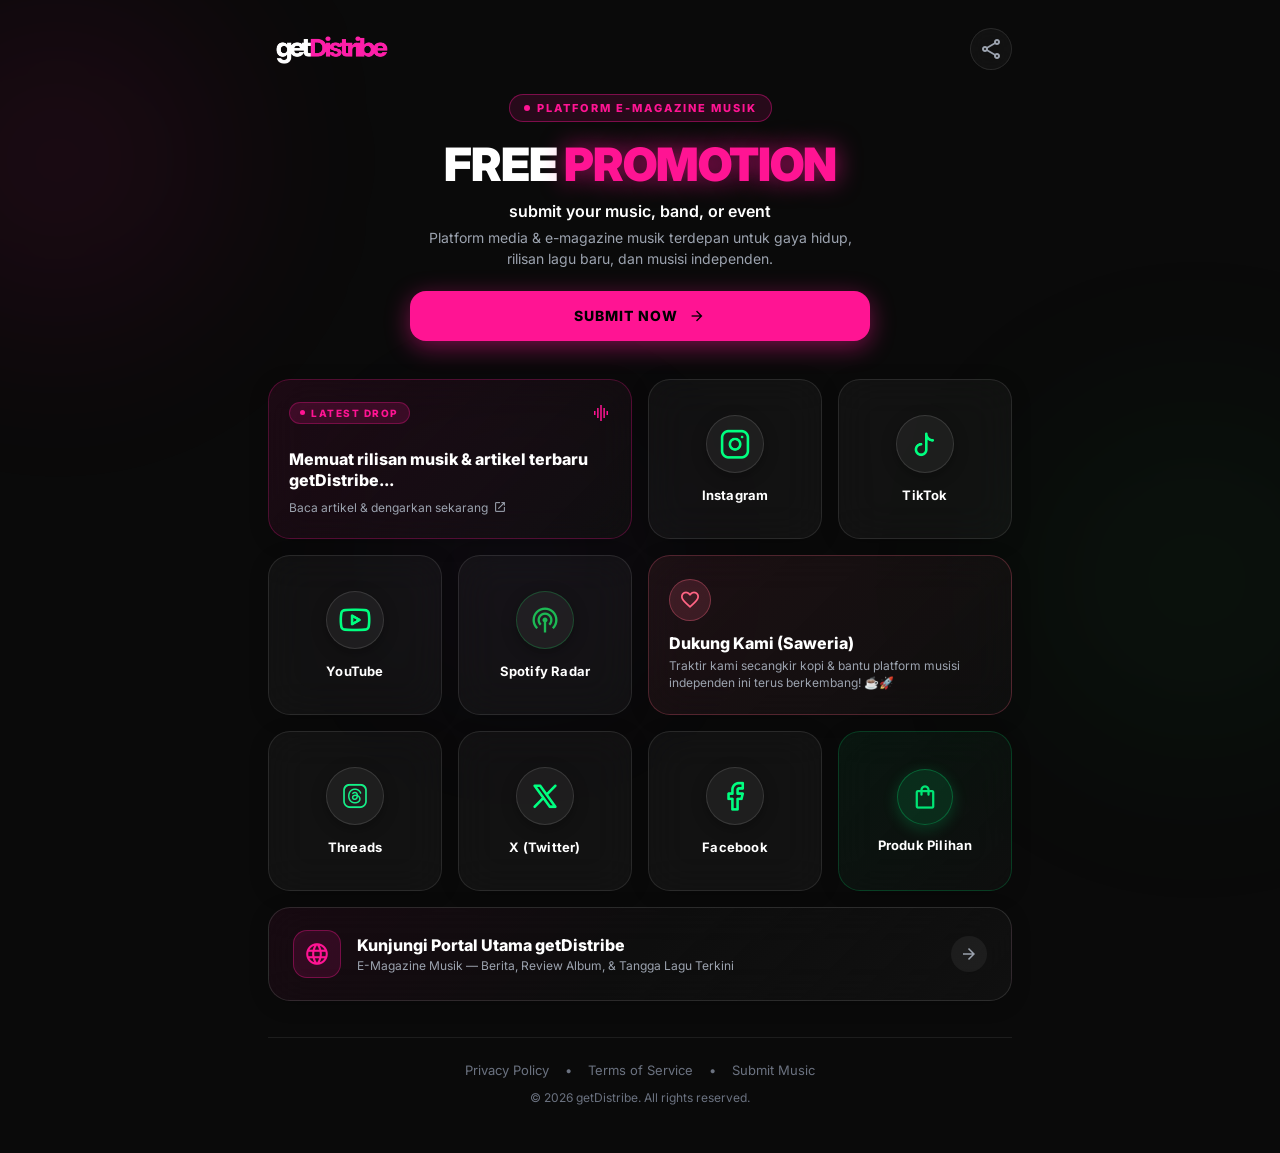
<file: index.html>
<!DOCTYPE html>
<html lang="id">
<head>
    <meta charset="utf-8">
    <meta name="viewport" content="width=device-width, initial-scale=1.0">
    <title>getDistribe | Official Link in Bio — Music &amp; E-Magazine</title>
    <meta name="description" content="Portal tautan resmi getDistribe — E-Magazine Musik terdepan. Submit rilisan lagu, ulasan album, interview artis, playlist Spotify, dan komunitas musik indie.">
    <meta name="theme-color" content="#0A0A0A">
    
    <!-- Open Graph / Social Media Meta -->
    <meta property="og:type" content="website">
    <meta property="og:url" content="https://link.getdistribe.com/">
    <meta property="og:title" content="getDistribe | Official Link in Bio">
    <meta property="og:description" content="Platform Media &amp; E-Magazine Musik Terdepan — Submit your music, band, or event.">
    <meta property="og:image" content="https://link.getdistribe.com/icon.jpg">

    <!-- Favicon -->
    <link rel="icon" href="icon.jpg" type="image/jpeg">

    <!-- Google Fonts & Material Symbols (Display Swap for Instant Render) -->
    <link rel="preconnect" href="https://fonts.googleapis.com">
    <link rel="preconnect" href="https://fonts.gstatic.com" crossorigin>
    <link href="https://fonts.googleapis.com/css2?family=Inter:wght@400;500;600;700;800;900&family=Playfair+Display:ital,wght@0,700;0,900;1,700&display=swap" rel="stylesheet">
    <link href="https://fonts.googleapis.com/css2?family=Material+Symbols+Outlined:wght,FILL@100..700,0..1&display=swap" rel="stylesheet">

    <!-- Zero-Dependency High-Performance CSS (Zero CDN overhead) -->
    <style>
        :root {
            --bg: #0A0A0A;
            --bg-card: rgba(255, 255, 255, 0.035);
            --bg-card-hover: rgba(255, 255, 255, 0.075);
            --border: rgba(255, 255, 255, 0.1);
            --border-hover: rgba(255, 20, 147, 0.45);
            --pink: #FF1493;
            --pink-light: #FF69B4;
            --pink-glow: rgba(255, 20, 147, 0.35);
            --pink-dim: rgba(255, 20, 147, 0.12);
            --green: #1DB954;
            --green-glow: rgba(29, 185, 84, 0.3);
            --saweria: #FF6584;
            --text-primary: #FFFFFF;
            --text-secondary: #9CA3AF;
            --text-muted: #6B7280;
            --radius-card: 22px;
            --radius-pill: 9999px;
            --transition: 0.3s cubic-bezier(0.25, 1, 0.5, 1);
        }

        * {
            margin: 0;
            padding: 0;
            box-sizing: border-box;
            -webkit-tap-highlight-color: transparent;
        }

        body {
            background-color: var(--bg);
            color: var(--text-primary);
            font-family: 'Inter', -apple-system, BlinkMacSystemFont, "Segoe UI", Roboto, sans-serif;
            min-height: 100vh;
            display: flex;
            flex-direction: column;
            align-items: center;
            position: relative;
            overflow-x: hidden;
            padding-bottom: 48px;
            -webkit-font-smoothing: antialiased;
        }

        /* Ambient Glowing Background Elements */
        .ambient-glow {
            position: fixed;
            inset: 0;
            pointer-events: none;
            z-index: 0;
            overflow: hidden;
        }
        .glow-blob {
            position: absolute;
            border-radius: 50%;
            filter: blur(95px);
            opacity: 0.65;
        }
        .glow-1 {
            top: -10%;
            left: -15%;
            width: 55vw;
            height: 55vw;
            max-width: 500px;
            max-height: 500px;
            background: radial-gradient(circle, rgba(255, 20, 147, 0.18) 0%, transparent 70%);
        }
        .glow-2 {
            bottom: 5%;
            right: -15%;
            width: 60vw;
            height: 60vw;
            max-width: 550px;
            max-height: 550px;
            background: radial-gradient(circle, rgba(29, 185, 84, 0.12) 0%, transparent 70%);
        }
        .glow-3 {
            top: 40%;
            left: 25%;
            width: 45vw;
            height: 45vw;
            max-width: 400px;
            max-height: 400px;
            background: radial-gradient(circle, rgba(168, 85, 247, 0.1) 0%, transparent 70%);
        }

        /* Container Layout */
        .app-container {
            width: 100%;
            max-width: 780px;
            padding: 0 18px;
            position: relative;
            z-index: 10;
            display: flex;
            flex-direction: column;
            align-items: center;
        }

        /* Top Bar */
        .top-bar {
            width: 100%;
            display: flex;
            align-items: center;
            justify-content: space-between;
            padding-top: 28px;
            margin-bottom: 24px;
        }
        .brand-logo-link {
            display: inline-flex;
            align-items: center;
            text-decoration: none;
            transition: transform var(--transition);
        }
        .brand-logo-link:hover {
            transform: scale(1.03);
        }
        .brand-logo-img {
            height: 38px;
            width: auto;
            object-fit: contain;
        }
        .share-btn {
            background: var(--bg-card);
            border: 1px solid var(--border);
            color: var(--text-secondary);
            width: 42px;
            height: 42px;
            border-radius: var(--radius-pill);
            display: flex;
            align-items: center;
            justify-content: center;
            cursor: pointer;
            backdrop-filter: blur(12px);
            -webkit-backdrop-filter: blur(12px);
            transition: all var(--transition);
        }
        .share-btn:hover {
            background: var(--pink-dim);
            border-color: var(--pink);
            color: var(--pink);
            transform: scale(1.08);
            box-shadow: 0 0 15px var(--pink-glow);
        }

        /* Hero Banner */
        .hero-banner {
            width: 100%;
            display: flex;
            flex-direction: column;
            align-items: center;
            text-align: center;
            margin-bottom: 28px;
        }
        .badge-pill {
            display: inline-flex;
            align-items: center;
            gap: 7px;
            background: var(--pink-dim);
            border: 1px solid rgba(255, 20, 147, 0.4);
            color: var(--pink);
            font-size: 11px;
            font-weight: 800;
            letter-spacing: 2px;
            text-transform: uppercase;
            padding: 6px 14px;
            border-radius: var(--radius-pill);
            margin-bottom: 16px;
        }
        .badge-dot {
            width: 6px;
            height: 6px;
            background: var(--pink);
            border-radius: 50%;
            animation: pulse-dot 1.6s infinite;
        }
        @keyframes pulse-dot {
            0%, 100% { opacity: 1; transform: scale(1); }
            50% { opacity: 0.3; transform: scale(0.7); }
        }

        .hero-title {
            font-family: 'Inter', sans-serif;
            font-size: 38px;
            font-weight: 900;
            line-height: 1.15;
            letter-spacing: -1px;
            margin-bottom: 10px;
        }
        @media (min-width: 640px) {
            .hero-title { font-size: 46px; }
        }
        .text-white { color: #FFFFFF; }
        .text-pink {
            color: var(--pink);
            text-shadow: 0 0 25px rgba(255, 20, 147, 0.65);
        }

        .hero-sub {
            color: #FFFFFF;
            font-size: 16px;
            font-weight: 600;
            margin-bottom: 6px;
        }
        .hero-desc {
            color: var(--text-secondary);
            font-size: 14px;
            max-width: 440px;
            line-height: 1.5;
            margin-bottom: 22px;
        }

        /* Primary Hero CTA Button */
        .hero-cta-btn {
            width: 100%;
            max-width: 460px;
            background: var(--pink);
            color: #000000;
            font-family: 'Inter', sans-serif;
            font-size: 14px;
            font-weight: 800;
            letter-spacing: 1px;
            text-transform: uppercase;
            text-decoration: none;
            padding: 16px 28px;
            border-radius: 16px;
            display: inline-flex;
            align-items: center;
            justify-content: center;
            gap: 10px;
            transition: all var(--transition);
            box-shadow: 0 6px 25px rgba(255, 20, 147, 0.45);
        }
        .hero-cta-btn:hover {
            background: var(--pink-light);
            transform: translateY(-2px) scale(1.01);
            box-shadow: 0 10px 32px rgba(255, 20, 147, 0.65);
            color: #000000;
        }
        .hero-cta-btn i, .hero-cta-btn .material-symbols-outlined {
            font-size: 18px;
            transition: transform 0.2s ease;
        }
        .hero-cta-btn:hover .material-symbols-outlined {
            transform: translateX(4px);
        }

        /* =============================================
           Bento Box Grid Layout
           ============================================= */
        .bento-grid {
            width: 100%;
            display: grid;
            grid-template-columns: repeat(2, 1fr);
            gap: 14px;
            margin-top: 10px;
        }
        @media (min-width: 768px) {
            .bento-grid {
                grid-template-columns: repeat(4, 1fr);
                gap: 16px;
            }
        }

        .col-span-1 { grid-column: span 1; }
        .col-span-2 { grid-column: span 2; }
        @media (min-width: 768px) {
            .md-col-span-2 { grid-column: span 2; }
            .md-col-span-4 { grid-column: span 4; }
        }

        /* Glass Card Base */
        .glass-card {
            background: var(--bg-card);
            border: 1px solid var(--border);
            backdrop-filter: blur(20px);
            -webkit-backdrop-filter: blur(20px);
            border-radius: var(--radius-card);
            text-decoration: none;
            color: var(--text-primary);
            position: relative;
            overflow: hidden;
            display: flex;
            flex-direction: column;
            transition: all var(--transition);
            box-shadow: 0 4px 20px rgba(0, 0, 0, 0.2);
        }
        .glass-card:hover {
            background: var(--bg-card-hover);
            border-color: var(--border-hover);
            transform: translateY(-3px);
            box-shadow: 0 12px 30px rgba(0, 0, 0, 0.4), 0 0 20px rgba(255, 20, 147, 0.2);
        }

        /* Card Content Inner Padding */
        .card-p-lg { padding: 22px 20px; }
        .card-p-md { padding: 18px 16px; }

        /* Social Card Styling (Span 1) */
        .social-card {
            height: 160px;
            align-items: center;
            justify-content: center;
            gap: 14px;
            text-align: center;
        }
        .social-icon-wrapper {
            width: 58px;
            height: 58px;
            border-radius: 50%;
            background: rgba(255, 255, 255, 0.05);
            border: 1px solid rgba(255, 255, 255, 0.12);
            display: flex;
            align-items: center;
            justify-content: center;
            transition: all var(--transition);
            box-shadow: 0 4px 15px rgba(0, 0, 0, 0.3);
            position: relative;
            z-index: 2;
        }
        .social-card:hover .social-icon-wrapper {
            transform: scale(1.12);
            background: rgba(255, 255, 255, 0.1);
            border-color: rgba(255, 20, 147, 0.4);
            box-shadow: 0 0 18px rgba(255, 20, 147, 0.35);
        }
        .social-icon-img {
            width: 32px;
            height: 32px;
            object-fit: contain;
        }
        .social-label {
            font-size: 13px;
            font-weight: 700;
            color: var(--text-primary);
            position: relative;
            z-index: 2;
            letter-spacing: 0.2px;
        }

        /* Dynamic Latest Drop Card (Span 2) */
        .latest-drop-card {
            min-height: 160px;
            justify-content: space-between;
            background: linear-gradient(135deg, rgba(255, 20, 147, 0.08) 0%, rgba(18, 18, 18, 0.6) 100%);
            border-color: rgba(255, 20, 147, 0.25);
        }
        .latest-drop-card:hover {
            border-color: var(--pink);
            box-shadow: 0 12px 32px rgba(0, 0, 0, 0.5), 0 0 25px rgba(255, 20, 147, 0.35);
        }
        .card-bg-cover {
            position: absolute;
            inset: 0;
            background-size: cover;
            background-position: center;
            opacity: 0;
            transition: opacity 0.6s ease;
            z-index: 1;
            filter: blur(10px) brightness(0.6);
            transform: scale(1.1);
        }
        .card-top-meta {
            display: flex;
            align-items: center;
            justify-content: space-between;
            position: relative;
            z-index: 2;
        }
        .badge-live-pulse {
            display: inline-flex;
            align-items: center;
            gap: 6px;
            font-size: 10px;
            font-weight: 800;
            letter-spacing: 1.5px;
            text-transform: uppercase;
            color: var(--pink);
            background: rgba(255, 20, 147, 0.15);
            border: 1px solid rgba(255, 20, 147, 0.3);
            padding: 4px 10px;
            border-radius: var(--radius-pill);
        }
        .badge-live-pulse .dot {
            width: 5px;
            height: 5px;
            background: var(--pink);
            border-radius: 50%;
            animation: pulse-dot 1.2s infinite;
        }
        .card-body-meta {
            position: relative;
            z-index: 2;
            margin-top: 14px;
        }
        .latest-title {
            font-size: 16px;
            font-weight: 800;
            line-height: 1.35;
            color: #FFFFFF;
            display: -webkit-box;
            -webkit-line-clamp: 2;
            -webkit-box-orient: vertical;
            overflow: hidden;
            margin-bottom: 4px;
            transition: color 0.2s ease;
        }
        .latest-drop-card:hover .latest-title {
            color: var(--pink-light);
        }
        .latest-subtitle {
            font-size: 12px;
            color: var(--text-secondary);
            display: inline-flex;
            align-items: center;
            gap: 5px;
        }

        /* Saweria Support Card (Span 2) */
        .saweria-card {
            min-height: 160px;
            justify-content: center;
            background: linear-gradient(135deg, rgba(255, 101, 132, 0.08) 0%, rgba(18, 18, 18, 0.6) 100%);
            border-color: rgba(255, 101, 132, 0.25);
        }
        .saweria-card:hover {
            border-color: var(--saweria);
            box-shadow: 0 12px 30px rgba(0, 0, 0, 0.4), 0 0 20px rgba(255, 101, 132, 0.35);
        }
        .saweria-icon-box {
            width: 42px;
            height: 42px;
            border-radius: 50%;
            background: rgba(255, 101, 132, 0.15);
            border: 1px solid rgba(255, 101, 132, 0.35);
            color: var(--saweria);
            display: flex;
            align-items: center;
            justify-content: center;
            margin-bottom: 12px;
        }
        .saweria-title {
            font-size: 16px;
            font-weight: 800;
            color: #FFFFFF;
            margin-bottom: 4px;
        }
        .saweria-desc {
            font-size: 12px;
            color: var(--text-secondary);
            line-height: 1.45;
        }

        /* Affiliate Card (Span 1 or 2) */
        .affiliate-card {
            min-height: 160px;
            justify-content: center;
            align-items: center;
            text-align: center;
            background: linear-gradient(135deg, rgba(0, 229, 117, 0.06) 0%, rgba(18, 18, 18, 0.6) 100%);
            border-color: rgba(0, 229, 117, 0.2);
            gap: 12px;
        }
        .affiliate-card:hover {
            border-color: #00E575;
            box-shadow: 0 12px 30px rgba(0, 0, 0, 0.4), 0 0 20px rgba(0, 229, 117, 0.3);
        }
        .affiliate-icon-box {
            width: 56px;
            height: 56px;
            border-radius: 50%;
            background: rgba(0, 229, 117, 0.12);
            border: 1px solid rgba(0, 229, 117, 0.3);
            color: #00E575;
            display: flex;
            align-items: center;
            justify-content: center;
            box-shadow: 0 4px 15px rgba(0, 229, 117, 0.2);
            transition: transform var(--transition);
        }
        .affiliate-card:hover .affiliate-icon-box {
            transform: scale(1.12);
        }

        /* Website Big Portal Card (Full Width Span) */
        .website-portal-card {
            grid-column: 1 / -1;
            padding: 22px 24px;
            background: linear-gradient(135deg, rgba(255, 20, 147, 0.06) 0%, rgba(255, 255, 255, 0.02) 50%, rgba(18, 18, 18, 0.8) 100%);
            border-color: rgba(255, 255, 255, 0.12);
            flex-direction: row;
            align-items: center;
            justify-content: space-between;
            gap: 18px;
        }
        .website-portal-card:hover {
            border-color: var(--pink);
            box-shadow: 0 12px 35px rgba(0, 0, 0, 0.5), 0 0 25px rgba(255, 20, 147, 0.25);
        }
        .web-card-left {
            display: flex;
            align-items: center;
            gap: 16px;
        }
        .web-icon-box {
            width: 48px;
            height: 48px;
            border-radius: 14px;
            background: var(--pink-dim);
            border: 1px solid rgba(255, 20, 147, 0.35);
            color: var(--pink);
            display: flex;
            align-items: center;
            justify-content: center;
            flex-shrink: 0;
        }
        .web-card-text h3 {
            font-size: 16px;
            font-weight: 800;
            color: #FFFFFF;
            margin-bottom: 3px;
        }
        .web-card-text p {
            font-size: 12px;
            color: var(--text-secondary);
        }
        .web-card-arrow {
            width: 36px;
            height: 36px;
            border-radius: 50%;
            background: rgba(255, 255, 255, 0.06);
            display: flex;
            align-items: center;
            justify-content: center;
            color: var(--text-secondary);
            flex-shrink: 0;
            transition: all 0.2s ease;
        }
        .website-portal-card:hover .web-card-arrow {
            background: var(--pink);
            color: #000000;
            transform: translateX(4px);
        }

        /* Footer */
        .app-footer {
            width: 100%;
            margin-top: 36px;
            padding-top: 24px;
            border-top: 1px solid rgba(255, 255, 255, 0.08);
            display: flex;
            flex-direction: column;
            align-items: center;
            gap: 12px;
            text-align: center;
        }
        .footer-links {
            display: flex;
            gap: 16px;
            font-size: 13px;
        }
        .footer-links a {
            color: var(--text-muted);
            text-decoration: none;
            transition: color 0.2s ease;
        }
        .footer-links a:hover {
            color: var(--pink);
        }
        .footer-copy {
            font-size: 12px;
            color: var(--text-muted);
        }

        /* Toast Notification */
        .toast {
            position: fixed;
            bottom: 24px;
            left: 50%;
            transform: translateX(-50%) translateY(40px);
            background: rgba(18, 18, 18, 0.95);
            color: #FFFFFF;
            border: 1px solid var(--pink);
            box-shadow: 0 8px 30px rgba(0, 0, 0, 0.6), 0 0 15px var(--pink-glow);
            padding: 10px 22px;
            border-radius: var(--radius-pill);
            font-size: 13px;
            font-weight: 600;
            z-index: 1000;
            opacity: 0;
            pointer-events: none;
            transition: all 0.35s cubic-bezier(0.25, 1, 0.5, 1);
            backdrop-filter: blur(12px);
            -webkit-backdrop-filter: blur(12px);
        }
        .toast.show {
            transform: translateX(-50%) translateY(0);
            opacity: 1;
        }
    </style>
</head>
<body>
    <!-- Ambient Depth Background -->
    <div class="ambient-glow">
        <div class="glow-blob glow-1"></div>
        <div class="glow-blob glow-2"></div>
        <div class="glow-blob glow-3"></div>
    </div>

    <!-- App Container -->
    <div class="app-container">
        
        <!-- Top App Bar -->
        <header class="top-bar">
            <a href="https://www.getdistribe.com" class="brand-logo-link" title="getDistribe Home">
                <img src="logo.png" alt="getDistribe Logo" class="brand-logo-img">
            </a>
            <button class="share-btn" onclick="handleShare()" aria-label="Share Link in Bio" title="Bagikan Tautan">
                <span class="material-symbols-outlined">share</span>
            </button>
        </header>

        <!-- Hero Section -->
        <section class="hero-banner">
            <div class="badge-pill">
                <span class="badge-dot"></span>
                <span>PLATFORM E-MAGAZINE MUSIK</span>
            </div>
            <h1 class="hero-title">
                <span class="text-white">FREE</span> <span class="text-pink">PROMOTION</span>
            </h1>
            <p class="hero-sub">submit your music, band, or event</p>
            <p class="hero-desc">Platform media &amp; e-magazine musik terdepan untuk gaya hidup, rilisan lagu baru, dan musisi independen.</p>
            <a href="https://www.getdistribe.com/p/submit-your-music.html" target="_blank" rel="noopener" class="hero-cta-btn">
                <span>Submit Now</span>
                <span class="material-symbols-outlined">arrow_forward</span>
            </a>
        </section>

        <!-- Bento Box Grid Layout -->
        <main class="bento-grid">
            
            <!-- Card 1: Dynamic Latest Drop (Span 2) -->
            <a href="https://www.getdistribe.com" id="latest-drop-card" target="_blank" rel="noopener" class="col-span-2 glass-card card-p-lg latest-drop-card" title="Baca Rilisan &amp; Artikel Musik Terbaru">
                <div class="card-bg-cover" id="latest-drop-bg"></div>
                <div class="card-top-meta">
                    <div class="badge-live-pulse" id="latest-drop-cat">
                        <span class="dot"></span>
                        <span>LATEST DROP</span>
                    </div>
                    <span class="material-symbols-outlined" style="color: var(--pink); font-size: 20px;">graphic_eq</span>
                </div>
                <div class="card-body-meta">
                    <h2 class="latest-title" id="latest-drop-title">Memuat rilisan musik &amp; artikel terbaru getDistribe...</h2>
                    <span class="latest-subtitle">Baca artikel &amp; dengarkan sekarang <span class="material-symbols-outlined" style="font-size: 14px;">open_in_new</span></span>
                </div>
            </a>

            <!-- Card 2: Instagram (Span 1) -->
            <a href="https://www.instagram.com/getdistribe/" target="_blank" rel="noopener" class="col-span-1 glass-card social-card" title="Instagram @getdistribe">
                <div class="social-icon-wrapper">
                    <img src="instagram.png" alt="Instagram" class="social-icon-img">
                </div>
                <span class="social-label">Instagram</span>
            </a>

            <!-- Card 3: TikTok (Span 1) -->
            <a href="https://www.tiktok.com/@getdistribe_" target="_blank" rel="noopener" class="col-span-1 glass-card social-card" title="TikTok @getdistribe_">
                <div class="social-icon-wrapper">
                    <img src="tiktok.png" alt="TikTok" class="social-icon-img">
                </div>
                <span class="social-label">TikTok</span>
            </a>

            <!-- Card 4: YouTube (Span 1) -->
            <a href="https://www.youtube.com/@getdistribe_music" target="_blank" rel="noopener" class="col-span-1 glass-card social-card" title="YouTube @getdistribe_music">
                <div class="social-icon-wrapper">
                    <img src="youtube.png" alt="YouTube" class="social-icon-img">
                </div>
                <span class="social-label">YouTube</span>
            </a>

            <!-- Card 5: Spotify Radar / Music (Span 1) -->
            <a href="radar.html" class="col-span-1 glass-card social-card" title="Dengarkan Spotify Playlist &amp; Music Radar getDistribe">
                <div class="social-icon-wrapper" style="border-color: rgba(29, 185, 84, 0.3);">
                    <span class="material-symbols-outlined" style="color: var(--green); font-size: 30px;">podcasts</span>
                </div>
                <span class="social-label">Spotify Radar</span>
            </a>

            <!-- Card 6: Saweria Support (Span 2) -->
            <a href="https://saweria.co/getdistribe" target="_blank" rel="noopener" class="col-span-2 glass-card card-p-lg saweria-card" title="Dukung getDistribe di Saweria">
                <div class="saweria-icon-box">
                    <span class="material-symbols-outlined" style="font-size: 22px;">favorite</span>
                </div>
                <h3 class="saweria-title">Dukung Kami (Saweria)</h3>
                <p class="saweria-desc">Traktir kami secangkir kopi &amp; bantu platform musisi independen ini terus berkembang! ☕🚀</p>
            </a>

            <!-- Card 7: Threads (Span 1) -->
            <a href="https://www.threads.net/@getdistribe" target="_blank" rel="noopener" class="col-span-1 glass-card social-card" title="Threads @getdistribe">
                <div class="social-icon-wrapper">
                    <img src="threads.png" alt="Threads" class="social-icon-img">
                </div>
                <span class="social-label">Threads</span>
            </a>

            <!-- Card 8: X / Twitter (Span 1) -->
            <a href="https://x.com/getdistribe" target="_blank" rel="noopener" class="col-span-1 glass-card social-card" title="X Twitter @getdistribe">
                <div class="social-icon-wrapper">
                    <img src="x.png" alt="X Twitter" class="social-icon-img">
                </div>
                <span class="social-label">X (Twitter)</span>
            </a>

            <!-- Card 9: Facebook (Span 1) -->
            <a href="https://web.facebook.com/profile.php?id=61570673833773" target="_blank" rel="noopener" class="col-span-1 glass-card social-card" title="Facebook getDistribe">
                <div class="social-icon-wrapper">
                    <img src="facebook.png" alt="Facebook" class="social-icon-img">
                </div>
                <span class="social-label">Facebook</span>
            </a>

            <!-- Card 10: Affiliate / Rekomendasi (Span 1) -->
            <a href="affiliate.html" class="col-span-1 glass-card affiliate-card" title="Produk Rekomendasi">
                <div class="affiliate-icon-box">
                    <span class="material-symbols-outlined" style="font-size: 28px;">shopping_bag</span>
                </div>
                <span class="social-label">Produk Pilihan</span>
            </a>

            <!-- Card 11: Main Website Portal (Full Span) -->
            <a href="https://www.getdistribe.com" target="_blank" rel="noopener" class="glass-card website-portal-card" title="Kunjungi Website Portal getDistribe.com">
                <div class="web-card-left">
                    <div class="web-icon-box">
                        <span class="material-symbols-outlined" style="font-size: 26px;">language</span>
                    </div>
                    <div class="web-card-text">
                        <h3>Kunjungi Portal Utama getDistribe</h3>
                        <p>E-Magazine Musik — Berita, Review Album, &amp; Tangga Lagu Terkini</p>
                    </div>
                </div>
                <div class="web-card-arrow">
                    <span class="material-symbols-outlined" style="font-size: 20px;">arrow_forward</span>
                </div>
            </a>

        </main>

        <!-- Footer -->
        <footer class="app-footer">
            <div class="footer-links">
                <a href="https://www.getdistribe.com/p/privacy-policy.html" target="_blank" rel="noopener">Privacy Policy</a>
                <span style="color: var(--text-muted);">&#8226;</span>
                <a href="https://www.getdistribe.com/p/terms-of-service.html" target="_blank" rel="noopener">Terms of Service</a>
                <span style="color: var(--text-muted);">&#8226;</span>
                <a href="https://www.getdistribe.com/p/submit-your-music.html" target="_blank" rel="noopener">Submit Music</a>
            </div>
            <p class="footer-copy">&copy; 2026 getDistribe. All rights reserved.</p>
        </footer>

    </div>

    <!-- Toast Notification -->
    <div id="toast" class="toast">Tautan berhasil disalin! 📋</div>

    <!-- Live Dynamic Data & Share Scripts -->
    <script>
        // ─── Share Button Handler ───
        function handleShare() {
            if (navigator.share) {
                navigator.share({
                    title: 'getDistribe | Official Link in Bio',
                    text: 'Platform Media & E-Magazine Musik Terdepan — Submit your music, band, or event',
                    url: window.location.href
                }).catch(function() {});
            } else {
                if (navigator.clipboard && navigator.clipboard.writeText) {
                    navigator.clipboard.writeText(window.location.href).then(function() {
                        showToast('Tautan berhasil disalin! 📋');
                    }).catch(function() {
                        showToast('Salin tautan: ' + window.location.href);
                    });
                } else {
                    showToast('Bagikan: ' + window.location.href);
                }
            }
        }

        function showToast(msg) {
            var t = document.getElementById('toast');
            if (!t) return;
            t.textContent = msg;
            t.classList.add('show');
            setTimeout(function() {
                t.classList.remove('show');
            }, 2500);
        }

        // ─── Live Dynamic Latest Drop from getDistribe Blogger Feed ───
        function updateLatestDrop(json) {
            try {
                var entry = json && json.feed && json.feed.entry && json.feed.entry[0];
                if (!entry) return;

                var title = entry.title ? entry.title.$t : 'Artikel Musik Terbaru';
                var postUrl = 'https://www.getdistribe.com';
                if (entry.link) {
                    for (var i = 0; i < entry.link.length; i++) {
                        if (entry.link[i].rel === 'alternate') {
                            postUrl = entry.link[i].href;
                            break;
                        }
                    }
                }

                var category = 'LATEST DROP';
                if (entry.category && entry.category.length > 0) {
                    category = entry.category[0].term || 'LATEST DROP';
                }

                // Extract high-resolution photo from post content
                var thumb = '';
                var html = (entry.content && entry.content.$t) ? entry.content.$t : ((entry.summary && entry.summary.$t) ? entry.summary.$t : '');
                if (html) {
                    var m = html.match(/<img[^>]+src=["']([^"']+)["']/i);
                    if (m && m[1] && m[1].indexOf('youtube.com') === -1 && m[1].indexOf('ytimg.com') === -1) {
                        thumb = m[1].replace(/\/s[0-9]+(-c)?\//, '/s800/').replace(/\/w[0-9]+-h[0-9]+[^\/]*\//, '/s800/');
                    }
                }
                if (!thumb && entry.media$thumbnail && entry.media$thumbnail.url) {
                    thumb = entry.media$thumbnail.url.replace(/\/s[0-9]+(-c)?\//, '/s800/');
                }

                var card = document.getElementById('latest-drop-card');
                var titleEl = document.getElementById('latest-drop-title');
                var catEl = document.getElementById('latest-drop-cat');
                var bgEl = document.getElementById('latest-drop-bg');

                if (card && postUrl) card.href = postUrl;
                if (titleEl && title) titleEl.textContent = title;
                if (catEl && category) catEl.innerHTML = '<span class="dot"></span>' + category.toUpperCase();
                if (bgEl && thumb) {
                    bgEl.style.backgroundImage = 'url(' + thumb + ')';
                    bgEl.style.opacity = '0.25';
                }
            } catch (e) {
                console.error('Latest drop error:', e);
            }
        }

        // Fetch the 1 latest post via JSONP callback
        (function() {
            var s = document.createElement('script');
            s.src = 'https://www.getdistribe.com/feeds/posts/default?max-results=1&alt=json-in-script&callback=updateLatestDrop';
            s.async = true;
            document.body.appendChild(s);
        })();
    </script>
</body>
</html>
</file>
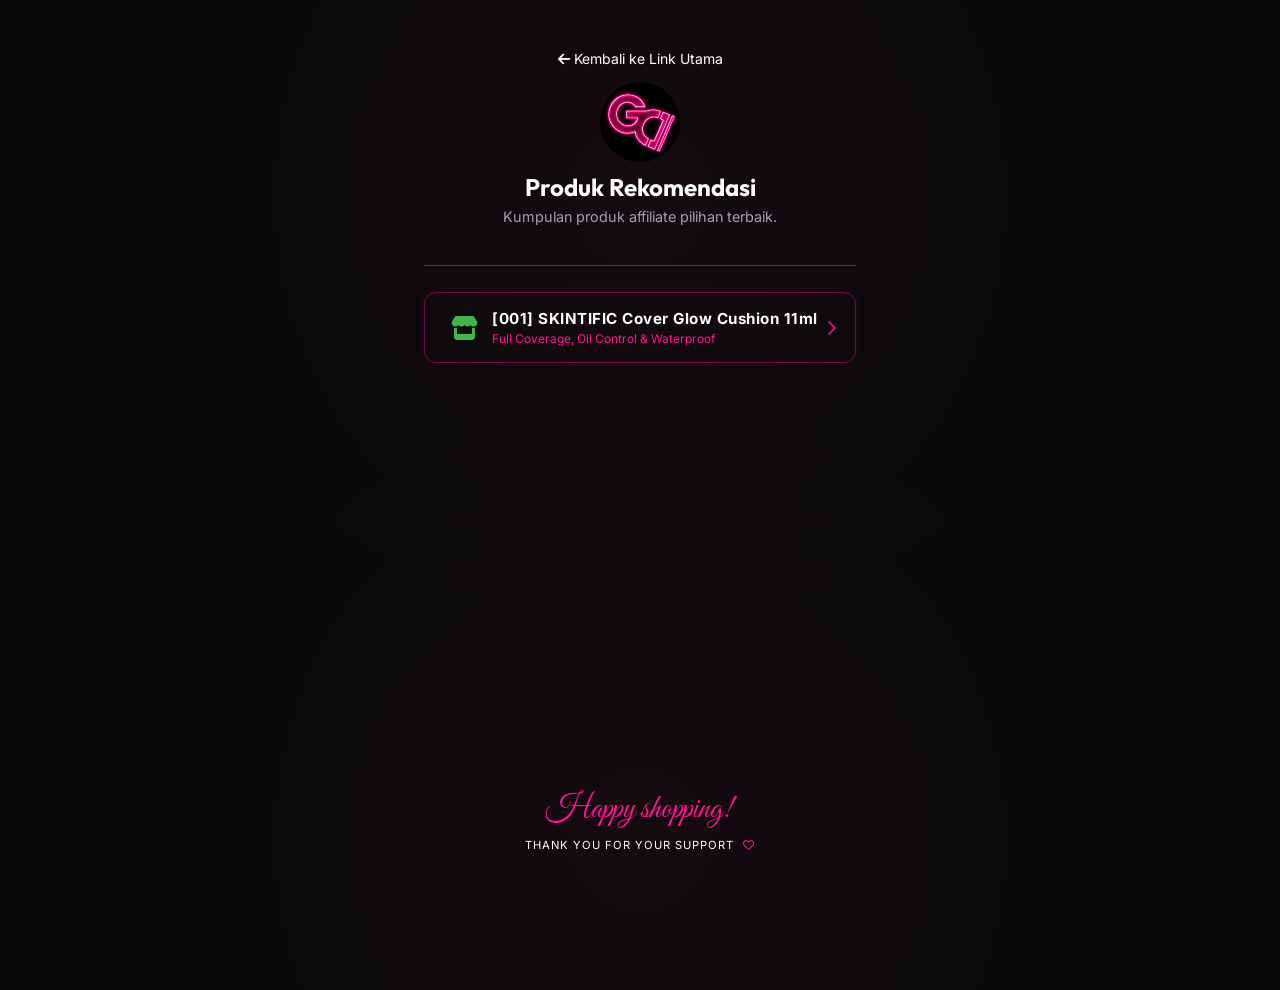
<file: affiliate.html>
<!DOCTYPE html>
<html lang="id">

<head>
    <meta charset="UTF-8">
    <meta name="viewport" content="width=device-width, initial-scale=1.0">
    <title>getDistribe | Affiliate Products</title>
    <link rel="icon" href="icon.jpg">
    <link rel="stylesheet" href="style.css">
    <!-- Google Fonts -->
    <link rel="preconnect" href="https://fonts.googleapis.com">
    <link rel="preconnect" href="https://fonts.gstatic.com" crossorigin>
    <link
        href="https://fonts.googleapis.com/css2?family=Inter:wght@300;400;600;700&family=Outfit:wght@400;600;700&family=Great+Vibes&display=swap"
        rel="stylesheet">
    <!-- Font Awesome for Icons -->
    <link rel="stylesheet" href="https://cdnjs.cloudflare.com/ajax/libs/font-awesome/6.5.1/css/all.min.css">
</head>

<body>
    <!-- Background Effects -->
    <div class="bg-dots top-right"></div>
    <div class="bg-dots bottom-left"></div>
    <div class="bg-glow top-center"></div>
    <div class="bg-glow bottom-center"></div>

    <div class="container">
        <header class="profile" style="margin-bottom: 20px;">
            <a href="index.html"
                style="color: #fff; text-decoration: none; display: inline-block; margin-bottom: 15px; font-size: 14px;">
                <i class="fa-solid fa-arrow-left"></i> Kembali ke Link Utama
            </a>
            <div class="logo-wrapper" style="width: 80px; height: 80px; margin: 0 auto 10px;">
                <img src="icon.jpg" alt="getDistribe Icon"
                    style="width: 100%; height: 100%; border-radius: 50%; object-fit: cover;">
            </div>
            <h1 style="font-family: 'Outfit', sans-serif; font-size: 24px; font-weight: 700; margin-bottom: 5px;">Produk
                Rekomendasi</h1>
            <p class="description">Kumpulan produk affiliate pilihan terbaik.</p>
        </header>

        <!-- Product Links Section -->
        <main class="links">
            <hr style="width: 100%; border: 0; border-top: 1px solid rgba(255,255,255,0.2); margin: 10px 0;">

            <!-- Product Item 1 -->
            <a href="https://vt.tokopedia.com/t/ZS9jAUQFKB7Q9-ZwHB6/" class="link-btn" target="_blank" rel="noopener">
                <div class="icon-wrapper" style="color: #42b549;"><i class="fa-solid fa-store"></i></div>
                <div class="text-wrapper">
                    <span class="title">[001] SKINTIFIC Cover Glow Cushion 11ml</span>
                    <span class="subtitle">Full Coverage, Oil Control & Waterproof</span>
                </div>
                <div class="arrow-wrapper"><i class="fa-solid fa-chevron-right"></i></div>
            </a>

            <!-- Product Item 2 (Hidden for now) -->
            <!--
            <a href="#" class="link-btn" target="_blank" rel="noopener">
                <div class="icon-wrapper" style="color: #00ff80;"><i class="fa-solid fa-box"></i></div>
                <div class="text-wrapper">
                    <span class="title">[002] Nama Produk 2</span>
                    <span class="subtitle">Deskripsi singkat atau harga produk 2</span>
                </div>
                <div class="arrow-wrapper"><i class="fa-solid fa-chevron-right"></i></div>
            </a>
            -->

            <!-- Product Item 3 (Hidden for now) -->
            <!--
            <a href="#" class="link-btn" target="_blank" rel="noopener">
                <div class="icon-wrapper" style="color: #e5a93d;"><i class="fa-solid fa-box"></i></div>
                <div class="text-wrapper">
                    <span class="title">[003] Nama Produk 3</span>
                    <span class="subtitle">Deskripsi singkat atau harga produk 3</span>
                </div>
                <div class="arrow-wrapper"><i class="fa-solid fa-chevron-right"></i></div>
            </a>
            -->

        </main>

        <!-- Footer Section -->
        <footer class="footer">
            <p class="cursive-text">Happy shopping!</p>
            <p class="thanks-text">THANK YOU FOR YOUR SUPPORT <i class="fa-regular fa-heart"></i></p>
        </footer>
    </div>
</body>

</html>
</file>
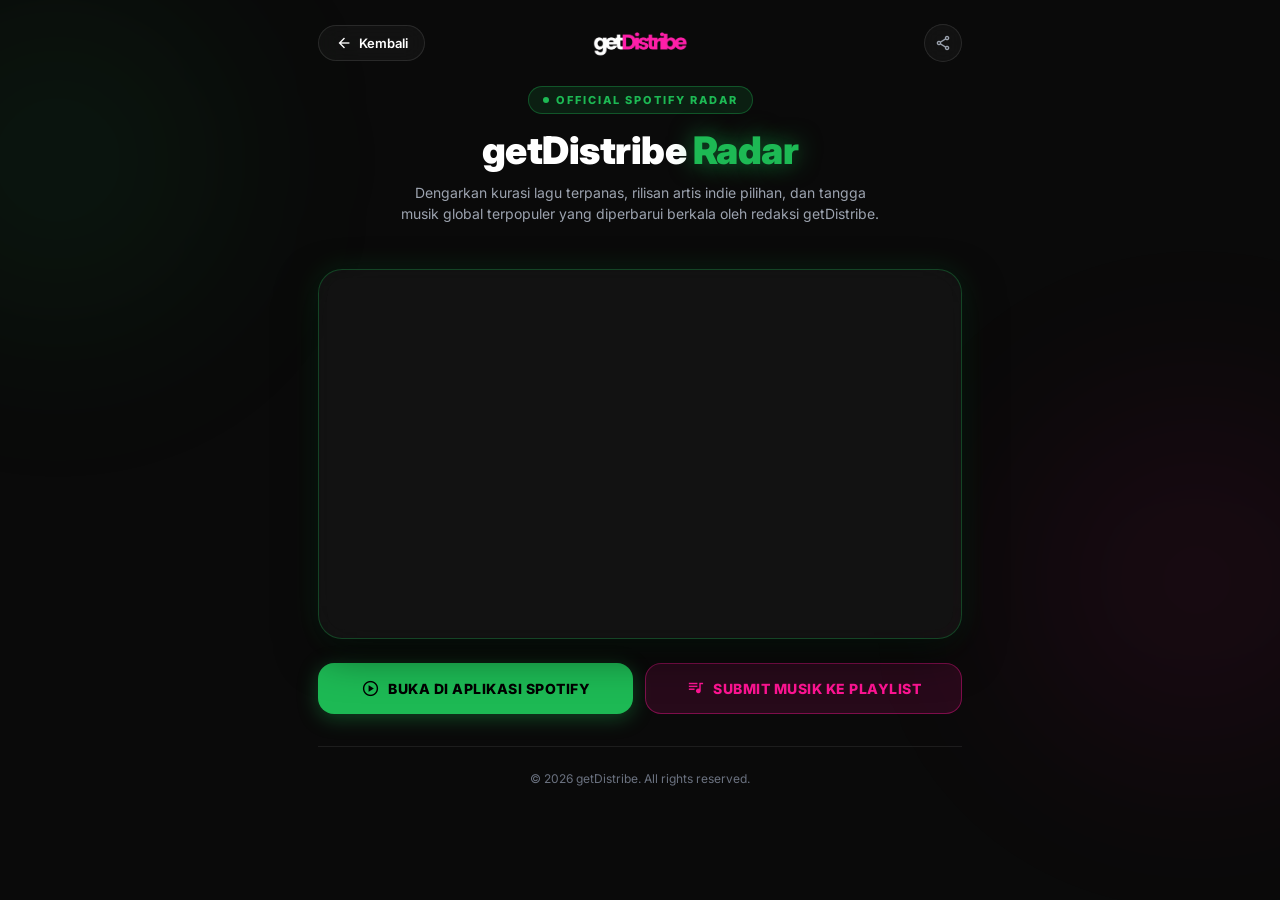
<file: radar.html>
<!DOCTYPE html>
<html lang="id">
<head>
    <meta charset="utf-8">
    <meta name="viewport" content="width=device-width, initial-scale=1.0">
    <title>getDistribe Radar | Official Spotify Playlist</title>
    <meta name="description" content="Dengarkan kurasi lagu pilihan, rilisan musisi independen terbaru, dan tangga musik global di Official Spotify Radar getDistribe.">
    <meta name="theme-color" content="#0A0A0A">
    
    <!-- Open Graph Meta -->
    <meta property="og:type" content="music.playlist">
    <meta property="og:url" content="https://link.getdistribe.com/radar.html">
    <meta property="og:title" content="getDistribe Radar | Official Spotify Playlist">
    <meta property="og:description" content="Dengarkan kurasi lagu pilihan dan playlist resmi getDistribe langsung di sini.">
    <meta property="og:image" content="https://link.getdistribe.com/icon.jpg">

    <link rel="icon" href="icon.jpg" type="image/jpeg">

    <!-- Google Fonts & Material Symbols -->
    <link rel="preconnect" href="https://fonts.googleapis.com">
    <link rel="preconnect" href="https://fonts.gstatic.com" crossorigin>
    <link href="https://fonts.googleapis.com/css2?family=Inter:wght@400;500;600;700;800;900&display=swap" rel="stylesheet">
    <link href="https://fonts.googleapis.com/css2?family=Material+Symbols+Outlined:wght,FILL@100..700,0..1&display=swap" rel="stylesheet">

    <style>
        :root {
            --bg: #0A0A0A;
            --bg-card: rgba(255, 255, 255, 0.035);
            --bg-card-hover: rgba(255, 255, 255, 0.075);
            --border: rgba(255, 255, 255, 0.1);
            --border-hover: rgba(255, 20, 147, 0.45);
            --pink: #FF1493;
            --pink-light: #FF69B4;
            --pink-glow: rgba(255, 20, 147, 0.35);
            --pink-dim: rgba(255, 20, 147, 0.12);
            --green: #1DB954;
            --green-glow: rgba(29, 185, 84, 0.35);
            --text-primary: #FFFFFF;
            --text-secondary: #9CA3AF;
            --text-muted: #6B7280;
            --radius-card: 24px;
            --radius-pill: 9999px;
            --transition: 0.3s cubic-bezier(0.25, 1, 0.5, 1);
        }

        * {
            margin: 0;
            padding: 0;
            box-sizing: border-box;
            -webkit-tap-highlight-color: transparent;
        }

        body {
            background-color: var(--bg);
            color: var(--text-primary);
            font-family: 'Inter', -apple-system, BlinkMacSystemFont, "Segoe UI", Roboto, sans-serif;
            min-height: 100vh;
            display: flex;
            flex-direction: column;
            align-items: center;
            position: relative;
            overflow-x: hidden;
            padding-bottom: 48px;
            -webkit-font-smoothing: antialiased;
        }

        /* Ambient Glowing Background Blobs */
        .ambient-glow {
            position: fixed;
            inset: 0;
            pointer-events: none;
            z-index: 0;
            overflow: hidden;
        }
        .glow-blob {
            position: absolute;
            border-radius: 50%;
            filter: blur(95px);
            opacity: 0.65;
        }
        .glow-1 {
            top: -10%;
            left: -15%;
            width: 55vw;
            height: 55vw;
            max-width: 500px;
            max-height: 500px;
            background: radial-gradient(circle, rgba(29, 185, 84, 0.18) 0%, transparent 70%);
        }
        .glow-2 {
            bottom: 5%;
            right: -15%;
            width: 60vw;
            height: 60vw;
            max-width: 550px;
            max-height: 550px;
            background: radial-gradient(circle, rgba(255, 20, 147, 0.15) 0%, transparent 70%);
        }

        /* Container */
        .app-container {
            width: 100%;
            max-width: 680px;
            margin: 0 auto;
            padding: 0 18px;
            position: relative;
            z-index: 10;
            display: flex;
            flex-direction: column;
            align-items: center;
            box-sizing: border-box;
        }

        /* Top Navigation Bar - Symmetrical & Balanced (Grid 3-Column) */
        .top-bar {
            width: 100%;
            display: grid;
            grid-template-columns: 1fr auto 1fr;
            align-items: center;
            gap: 12px;
            padding-top: 24px;
            margin-bottom: 24px;
            box-sizing: border-box;
        }
        .back-btn {
            justify-self: start;
            display: inline-flex;
            align-items: center;
            gap: 6px;
            background: var(--bg-card);
            border: 1px solid var(--border);
            color: var(--text-primary);
            text-decoration: none;
            font-size: 13px;
            font-weight: 600;
            padding: 8px 16px;
            border-radius: var(--radius-pill);
            backdrop-filter: blur(12px);
            -webkit-backdrop-filter: blur(12px);
            transition: all var(--transition);
            flex-shrink: 0;
            white-space: nowrap;
        }
        .back-btn:hover {
            background: var(--bg-card-hover);
            border-color: var(--pink);
            color: var(--pink);
            transform: translateX(-3px);
        }
        .brand-logo-link {
            justify-self: center;
            display: inline-flex;
            align-items: center;
            justify-content: center;
            text-decoration: none;
            transition: transform var(--transition);
            max-width: 140px;
        }
        .brand-logo-link:hover {
            transform: scale(1.04);
        }
        .brand-logo-img {
            height: 32px;
            max-width: 100%;
            width: auto;
            object-fit: contain;
            display: block;
        }
        .share-btn {
            justify-self: end;
            background: var(--bg-card);
            border: 1px solid var(--border);
            color: var(--text-secondary);
            width: 38px;
            height: 38px;
            border-radius: var(--radius-pill);
            display: flex;
            align-items: center;
            justify-content: center;
            cursor: pointer;
            backdrop-filter: blur(12px);
            -webkit-backdrop-filter: blur(12px);
            transition: all var(--transition);
            flex-shrink: 0;
        }
        .share-btn:hover {
            background: var(--pink-dim);
            border-color: var(--pink);
            color: var(--pink);
            transform: scale(1.08);
            box-shadow: 0 0 15px var(--pink-glow);
        }

        /* Playlist Header */
        .playlist-header {
            width: 100%;
            text-align: center;
            display: flex;
            flex-direction: column;
            align-items: center;
            margin-bottom: 24px;
        }
        .badge-spotify {
            display: inline-flex;
            align-items: center;
            gap: 7px;
            background: rgba(29, 185, 84, 0.12);
            border: 1px solid rgba(29, 185, 84, 0.35);
            color: var(--green);
            font-size: 11px;
            font-weight: 800;
            letter-spacing: 2px;
            text-transform: uppercase;
            padding: 6px 14px;
            border-radius: var(--radius-pill);
            margin-bottom: 14px;
        }
        .badge-spotify .dot {
            width: 6px;
            height: 6px;
            background: var(--green);
            border-radius: 50%;
            animation: pulse-green 1.5s infinite;
        }
        @keyframes pulse-green {
            0%, 100% { opacity: 1; transform: scale(1); }
            50% { opacity: 0.3; transform: scale(0.7); }
        }

        .playlist-title {
            font-size: 32px;
            font-weight: 900;
            line-height: 1.2;
            letter-spacing: -0.5px;
            margin-bottom: 8px;
        }
        @media (min-width: 640px) {
            .playlist-title { font-size: 38px; }
        }
        .text-green {
            color: var(--green);
            text-shadow: 0 0 25px rgba(29, 185, 84, 0.6);
        }

        .playlist-desc {
            color: var(--text-secondary);
            font-size: 14px;
            max-width: 480px;
            line-height: 1.55;
            margin-bottom: 20px;
        }

        /* Glassmorphism Player Container */
        .player-card {
            width: 100%;
            background: var(--bg-card);
            border: 1px solid rgba(29, 185, 84, 0.3);
            backdrop-filter: blur(25px);
            -webkit-backdrop-filter: blur(25px);
            border-radius: var(--radius-card);
            padding: 8px;
            box-shadow: 0 16px 40px rgba(0, 0, 0, 0.5), 0 0 30px rgba(29, 185, 84, 0.15);
            margin-bottom: 24px;
            transition: all var(--transition);
        }
        .player-card:hover {
            border-color: rgba(29, 185, 84, 0.5);
            box-shadow: 0 20px 50px rgba(0, 0, 0, 0.6), 0 0 40px rgba(29, 185, 84, 0.25);
        }

        /* Spotify Iframe Embed - Official Standard Height */
        .spotify-iframe {
            border-radius: 18px;
            width: 100%;
            height: 352px;
            display: block;
            border: none;
            background: #121212;
        }

        /* Action Buttons Cluster */
        .action-buttons {
            width: 100%;
            display: flex;
            flex-direction: column;
            gap: 12px;
            margin-bottom: 32px;
        }
        @media (min-width: 480px) {
            .action-buttons {
                flex-direction: row;
            }
        }

        .btn-spotify-app {
            flex: 1;
            background: var(--green);
            color: #000000;
            font-size: 14px;
            font-weight: 800;
            letter-spacing: 0.5px;
            text-transform: uppercase;
            text-decoration: none;
            padding: 15px 22px;
            border-radius: 16px;
            display: inline-flex;
            align-items: center;
            justify-content: center;
            gap: 8px;
            transition: all var(--transition);
            box-shadow: 0 4px 20px rgba(29, 185, 84, 0.35);
        }
        .btn-spotify-app:hover {
            background: #1ed760;
            transform: translateY(-2px);
            box-shadow: 0 8px 25px rgba(29, 185, 84, 0.55);
            color: #000000;
        }

        .btn-submit-song {
            flex: 1;
            background: var(--pink-dim);
            color: var(--pink);
            border: 1px solid rgba(255, 20, 147, 0.4);
            font-size: 14px;
            font-weight: 800;
            letter-spacing: 0.5px;
            text-transform: uppercase;
            text-decoration: none;
            padding: 15px 22px;
            border-radius: 16px;
            display: inline-flex;
            align-items: center;
            justify-content: center;
            gap: 8px;
            transition: all var(--transition);
        }
        .btn-submit-song:hover {
            background: var(--pink);
            color: #000000;
            border-color: var(--pink);
            transform: translateY(-2px);
            box-shadow: 0 8px 25px rgba(255, 20, 147, 0.45);
        }

        /* Footer */
        .app-footer {
            width: 100%;
            padding-top: 24px;
            border-top: 1px solid rgba(255, 255, 255, 0.08);
            display: flex;
            flex-direction: column;
            align-items: center;
            gap: 10px;
            text-align: center;
        }
        .footer-copy {
            font-size: 12px;
            color: var(--text-muted);
        }

        /* Toast */
        .toast {
            position: fixed;
            bottom: 24px;
            left: 50%;
            transform: translateX(-50%) translateY(40px);
            background: rgba(18, 18, 18, 0.95);
            color: #FFFFFF;
            border: 1px solid var(--green);
            box-shadow: 0 8px 30px rgba(0, 0, 0, 0.6), 0 0 15px var(--green-glow);
            padding: 10px 22px;
            border-radius: var(--radius-pill);
            font-size: 13px;
            font-weight: 600;
            z-index: 1000;
            opacity: 0;
            pointer-events: none;
            transition: all 0.35s cubic-bezier(0.25, 1, 0.5, 1);
            backdrop-filter: blur(12px);
            -webkit-backdrop-filter: blur(12px);
        }
        .toast.show {
            transform: translateX(-50%) translateY(0);
            opacity: 1;
        }
    </style>
</head>
<body>
    <!-- Ambient Glow -->
    <div class="ambient-glow">
        <div class="glow-blob glow-1"></div>
        <div class="glow-blob glow-2"></div>
    </div>

    <!-- App Container -->
    <div class="app-container">
        
        <!-- Top Bar: Symmetrical with Back, Centered Logo, and Share Button -->
        <header class="top-bar">
            <a href="index.html" class="back-btn" title="Kembali ke Link in Bio">
                <span class="material-symbols-outlined" style="font-size: 18px;">arrow_back</span>
                <span>Kembali</span>
            </a>
            <a href="https://www.getdistribe.com" class="brand-logo-link" title="getDistribe Home">
                <img src="logo.png" alt="getDistribe Logo" class="brand-logo-img">
            </a>
            <button class="share-btn" onclick="handleShare()" aria-label="Share Playlist" title="Bagikan Playlist">
                <span class="material-symbols-outlined" style="font-size: 18px;">share</span>
            </button>
        </header>

        <!-- Playlist Header Info -->
        <section class="playlist-header">
            <div class="badge-spotify">
                <span class="dot"></span>
                <span>OFFICIAL SPOTIFY RADAR</span>
            </div>
            <h1 class="playlist-title">
                getDistribe <span class="text-green">Radar</span>
            </h1>
            <p class="playlist-desc">
                Dengarkan kurasi lagu terpanas, rilisan artis indie pilihan, dan tangga musik global terpopuler yang diperbarui berkala oleh redaksi getDistribe.
            </p>
        </section>

        <!-- Interactive Spotify Embed Player Card -->
        <main class="player-card">
            <!-- Spotify Embed Player (Official Standard 352px height) -->
            <iframe 
                class="spotify-iframe"
                src="https://open.spotify.com/embed/playlist/29kKwBMeGcMwoYWsk247MV?utm_source=generator&theme=0" 
                width="100%"
                height="352"
                frameborder="0" 
                allowfullscreen="" 
                allow="autoplay; clipboard-write; encrypted-media; fullscreen; picture-in-picture" 
                loading="lazy">
            </iframe>
        </main>

        <!-- Action Buttons -->
        <div class="action-buttons">
            <a href="https://open.spotify.com/playlist/29kKwBMeGcMwoYWsk247MV" target="_blank" rel="noopener" class="btn-spotify-app">
                <span class="material-symbols-outlined" style="font-size: 19px;">play_circle</span>
                <span>Buka di Aplikasi Spotify</span>
            </a>
            <a href="https://www.getdistribe.com/p/submit-your-music.html" target="_blank" rel="noopener" class="btn-submit-song">
                <span class="material-symbols-outlined" style="font-size: 19px;">queue_music</span>
                <span>Submit Musik ke Playlist</span>
            </a>
        </div>

        <!-- Footer -->
        <footer class="app-footer">
            <p class="footer-copy">&copy; 2026 getDistribe. All rights reserved.</p>
        </footer>

    </div>

    <!-- Toast Notification -->
    <div id="toast" class="toast">Tautan berhasil disalin! 📋</div>

    <script>
        function handleShare() {
            if (navigator.share) {
                navigator.share({
                    title: 'getDistribe Radar | Official Spotify Playlist',
                    text: 'Dengarkan kurasi lagu terpanas pilihan getDistribe langsung di Spotify',
                    url: window.location.href
                }).catch(function() {});
            } else {
                if (navigator.clipboard && navigator.clipboard.writeText) {
                    navigator.clipboard.writeText(window.location.href).then(function() {
                        showToast('Tautan berhasil disalin! 📋');
                    }).catch(function() {
                        showToast('Bagikan: ' + window.location.href);
                    });
                } else {
                    showToast('Bagikan: ' + window.location.href);
                }
            }
        }

        function showToast(msg) {
            var t = document.getElementById('toast');
            if (!t) return;
            t.textContent = msg;
            t.classList.add('show');
            setTimeout(function() {
                t.classList.remove('show');
            }, 2500);
        }
    </script>
</body>
</html>
</file>
<file: style.css>
/* CSS Reset & Base */
:root {
    --bg-color: #0A0A0A;
    --text-primary: #ffffff;
    --text-secondary: #9CA3AF;
    --accent-pink: #FF1493;
    --accent-glow: rgba(255, 20, 147, 0.5);
    --border-pink: rgba(255, 20, 147, 0.4);
}

* {
    margin: 0;
    padding: 0;
    box-sizing: border-box;
}

body {
    background-color: var(--bg-color);
    color: var(--text-primary);
    font-family: 'Inter', sans-serif;
    min-height: 100vh;
    display: flex;
    justify-content: center;
    position: relative;
    overflow-x: hidden;
}

/* Background Effects */
.bg-glow {
    position: absolute;
    width: 300px;
    height: 300px;
    background: var(--accent-pink);
    filter: blur(150px);
    opacity: 0.15;
    z-index: 0;
    pointer-events: none;
    border-radius: 50%;
}

.bg-glow.top-center {
    top: 5%;
    left: 50%;
    transform: translateX(-50%);
}

.bg-glow.bottom-center {
    bottom: -10%;
    left: 50%;
    transform: translateX(-50%);
}

/* Container */
.container {
    width: 100%;
    max-width: 480px;
    padding: 3rem 1.5rem;
    z-index: 1;
    display: flex;
    flex-direction: column;
    align-items: center;
}

/* Header & Profile */
.profile {
    text-align: center;
    margin-bottom: 2rem;
}

.logo-wrapper {
    margin-bottom: 1.5rem;
    display: flex;
    flex-direction: column;
    align-items: center;
    gap: 1.5rem;
}

.top-icon {
    width: 140px;
    height: auto;
    filter: drop-shadow(0 0 15px var(--accent-glow));
    /* Add border-radius if the icon is square but should be round */
    border-radius: 50%;
}

.main-logo {
    max-width: 250px;
    height: auto;
    filter: drop-shadow(0 0 8px rgba(255, 16, 122, 0.4));
}

.description {
    font-size: 0.9rem;
    line-height: 1.4;
    color: var(--text-secondary);
    margin-bottom: 0.5rem;
}

.tagline {
    color: var(--accent-pink);
    font-size: 0.9rem;
    font-weight: 600;
}

/* Links Section */
.links {
    width: 100%;
    display: flex;
    flex-direction: column;
    gap: 1rem;
    margin-bottom: 3rem;
}

.link-btn {
    display: flex;
    align-items: center;
    padding: 1rem 1.2rem;
    background: transparent;
    border: 1px solid var(--border-pink);
    border-radius: 12px;
    text-decoration: none;
    color: var(--text-primary);
    transition: all 0.3s ease;
    box-shadow: 0 0 10px rgba(255, 16, 122, 0.1);
    position: relative;
    overflow: hidden;
}

.link-btn:hover {
    box-shadow: 0 0 20px var(--accent-glow), inset 0 0 10px rgba(255, 16, 122, 0.2);
    transform: translateY(-2px);
    border-color: var(--accent-pink);
}

.icon-wrapper {
    font-size: 1.5rem;
    color: var(--accent-pink);
    width: 40px;
    display: flex;
    justify-content: center;
    align-items: center;
    margin-right: 0.5rem;
}

.text-wrapper {
    flex: 1;
    display: flex;
    flex-direction: column;
}

.text-wrapper .title {
    font-size: 0.95rem;
    font-weight: 700;
    letter-spacing: 0.5px;
    margin-bottom: 0.2rem;
}

.text-wrapper .subtitle {
    font-size: 0.75rem;
    color: var(--accent-pink);
    font-weight: 400;
}

.arrow-wrapper {
    color: var(--accent-pink);
    font-size: 1rem;
    opacity: 0.8;
}

/* Footer Section */
.footer {
    text-align: center;
    margin-top: auto;
}

.cursive-text {
    font-family: 'Great Vibes', cursive;
    color: var(--accent-pink);
    font-size: 2rem;
    margin-bottom: 0.5rem;
}

.thanks-text {
    font-size: 0.7rem;
    letter-spacing: 1px;
    text-transform: uppercase;
}

.thanks-text i {
    margin-left: 0.3rem;
    color: var(--accent-pink);
}

/* Dotted Background Patterns (Simplified) */
.bg-dots {
    position: absolute;
    width: 150px;
    height: 150px;
    background-image: radial-gradient(var(--border-pink) 1px, transparent 1px);
    background-size: 15px 15px;
    opacity: 0.15;
    z-index: 0;
}

.bg-dots.top-right {
    top: 0;
    right: 0;
    border-bottom-left-radius: 50%;
}

.bg-dots.bottom-left {
    bottom: 0;
    left: 0;
    border-top-right-radius: 50%;
}
</file>
